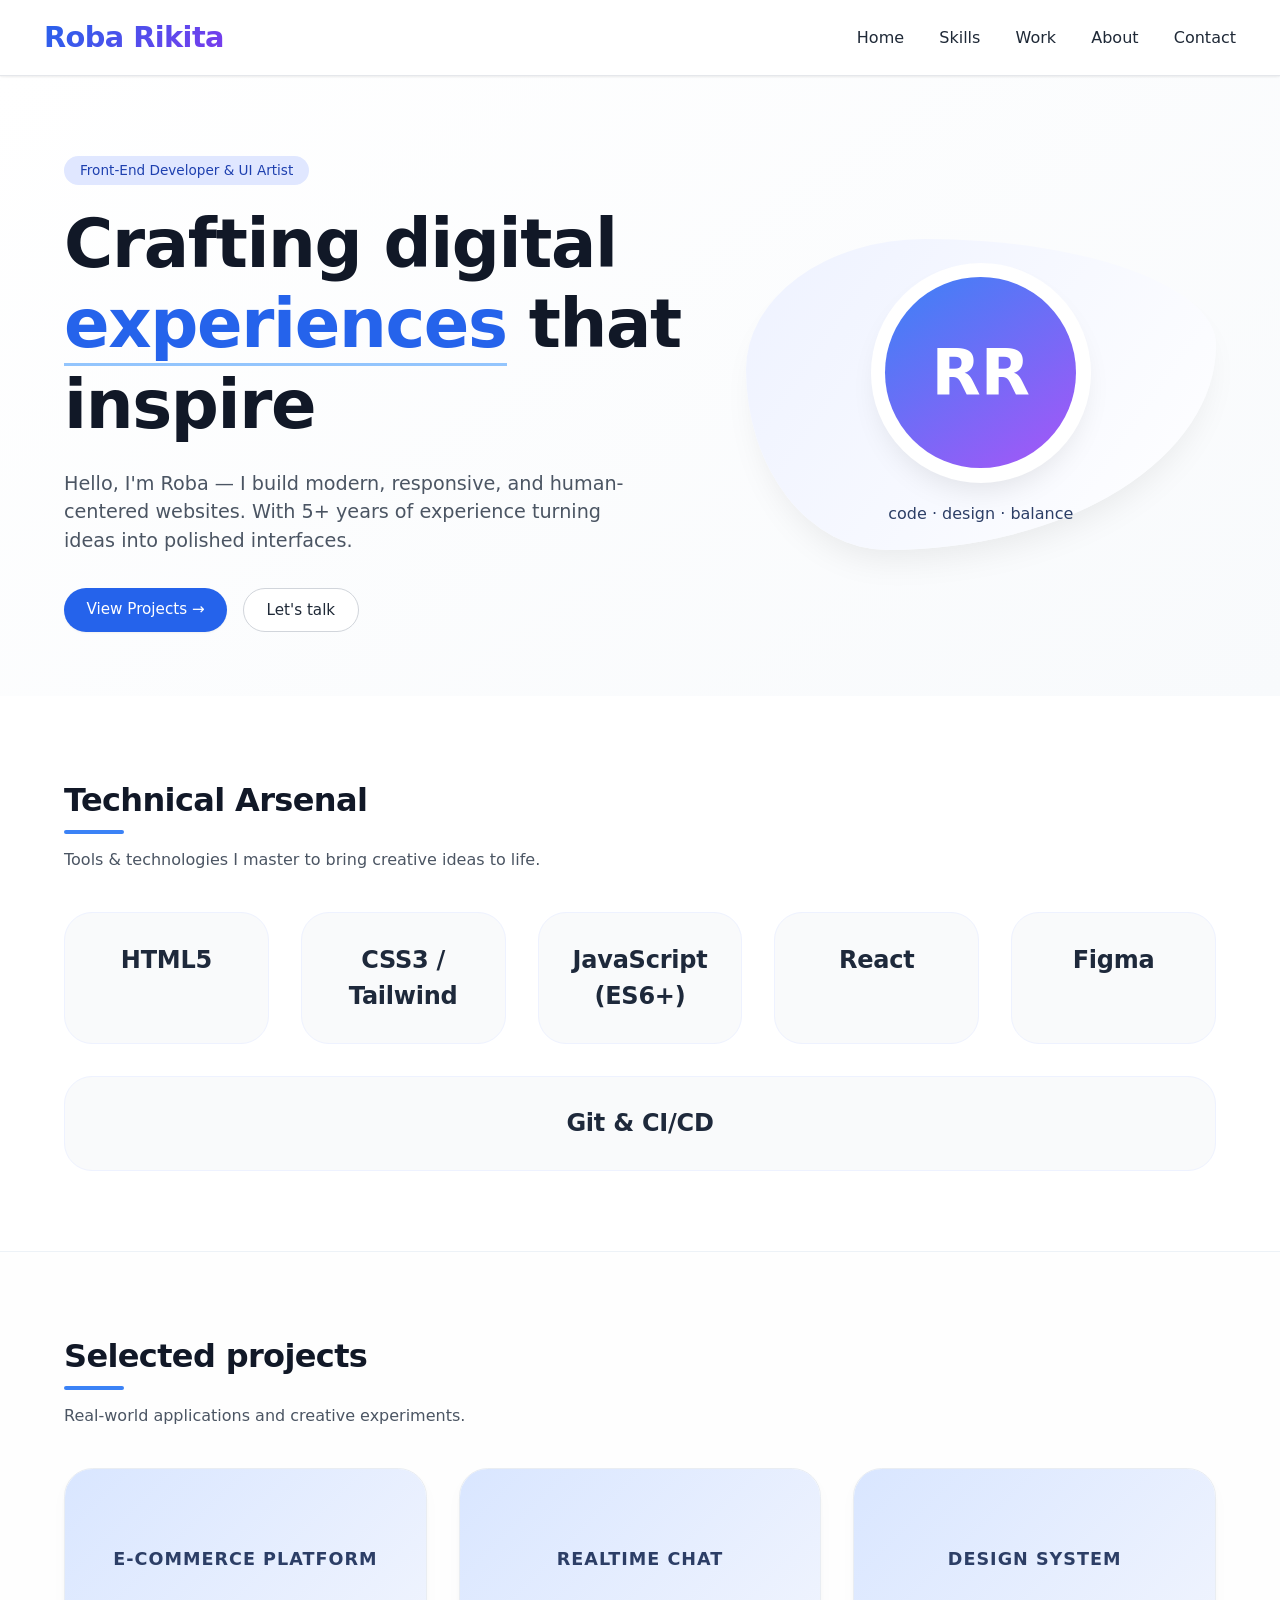
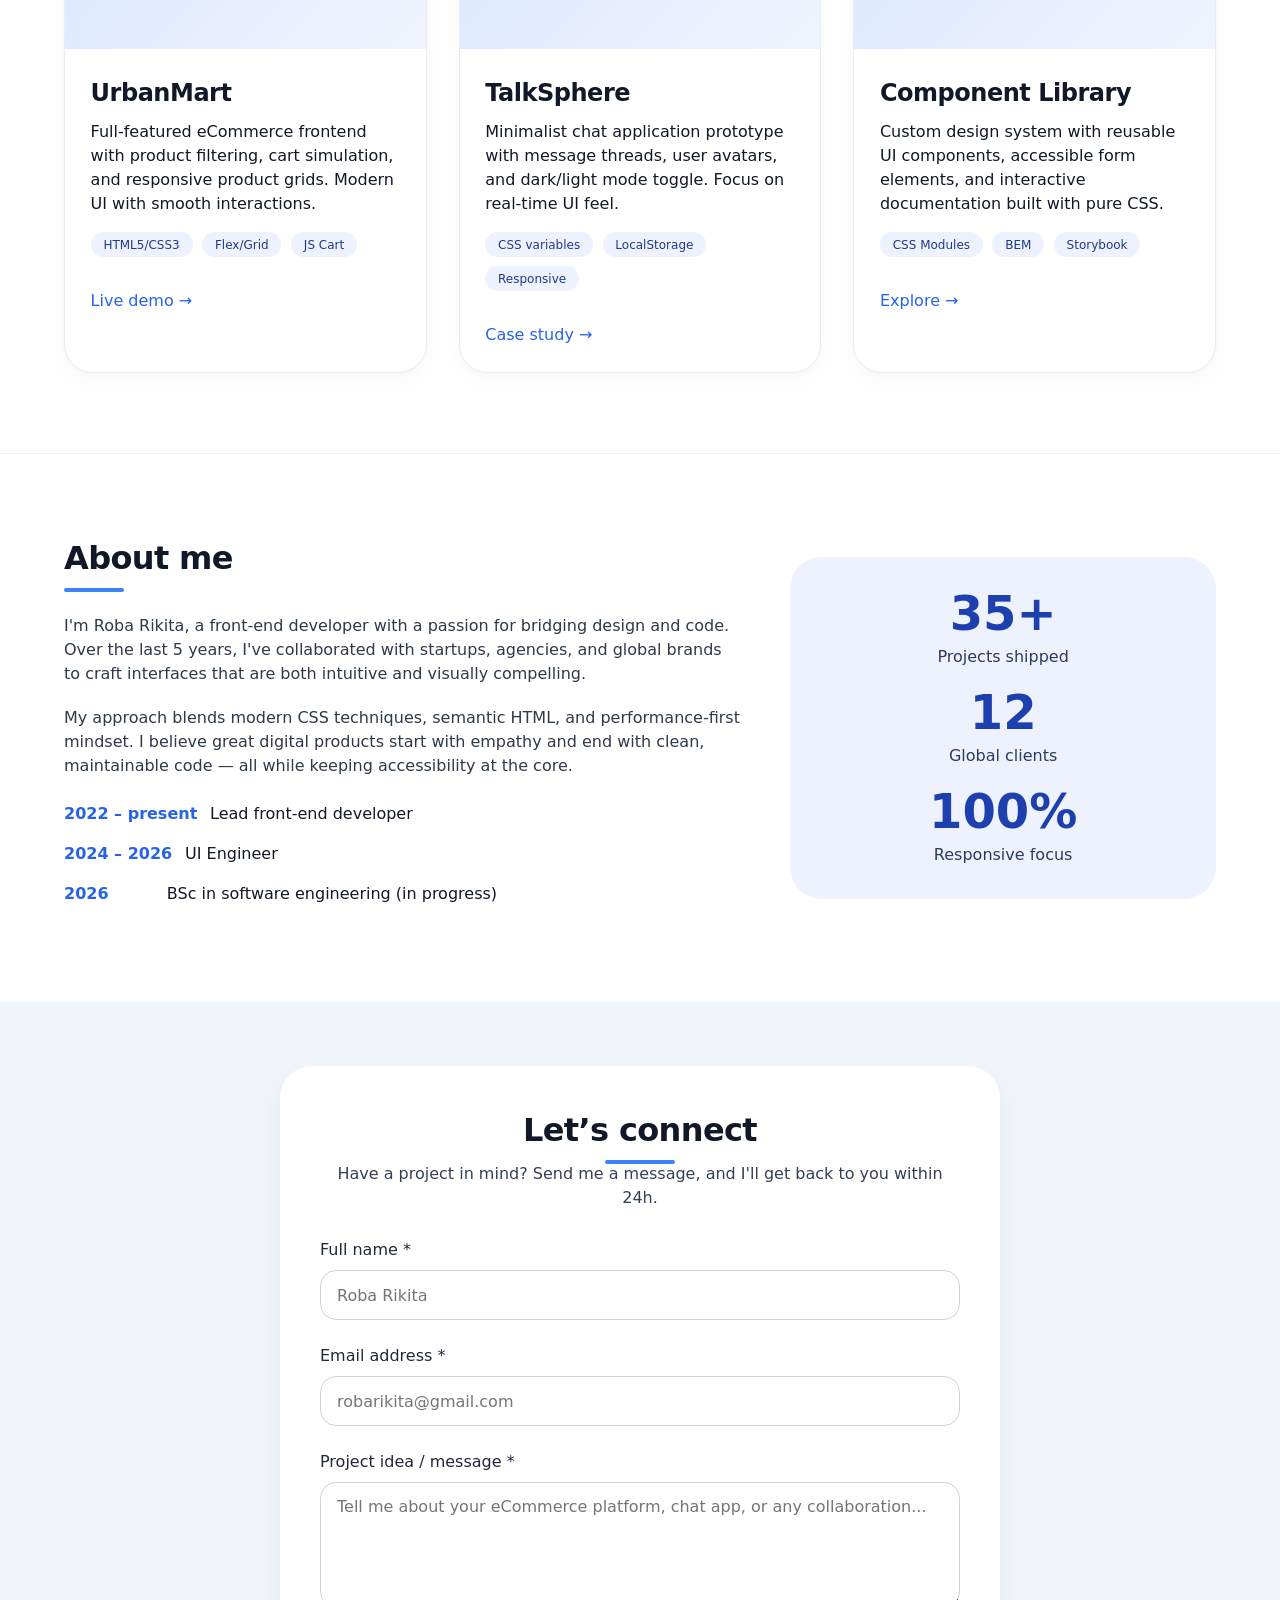
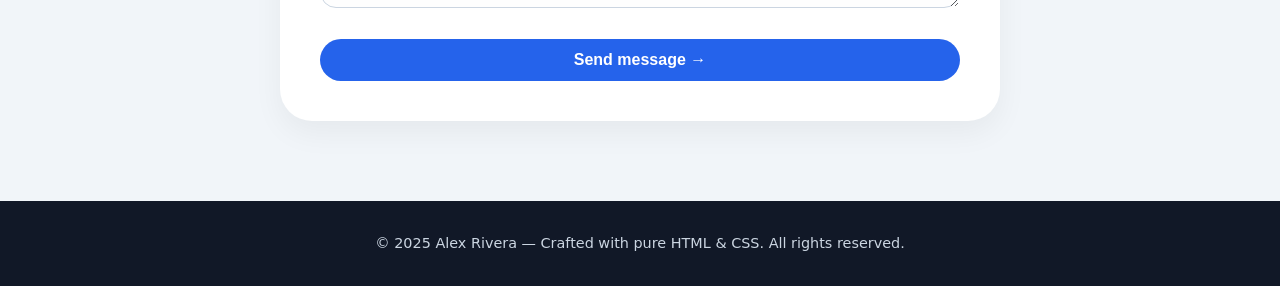
<file: portifolioooo/index.html>
<!DOCTYPE html>
<html lang="en">
<head>
  <meta charset="UTF-8">
  <meta name="viewport" content="width=device-width, initial-scale=1.0, viewport-fit=cover">
  <title>Roba Rikita | Front-End Portfolio</title>
  <!-- External CSS -->
  <link rel="stylesheet" href="/portifolioooo/style.css">
</head>
<body>

<nav class="navbar">
  <div class="nav-container">
    <div class="logo">Roba Rikita</div>
    <ul class="nav-links">
      <li><a href="#home">Home</a></li>
      <li><a href="#skills">Skills</a></li>
      <li><a href="#projects">Work</a></li>
      <li><a href="#about">About</a></li>
      <li><a href="#contact">Contact</a></li>
    </ul>
  </div>
</nav>

<main>
  <!-- Hero Section / Home -->
  <section id="home" class="hero">
    <div class="container hero-grid">
      <div class="hero-content">
        <span class="hero-badge">Front-End Developer & UI Artist</span>
        <h1>Crafting digital <span class="highlight">experiences</span> that inspire</h1>
        <p class="hero-desc">Hello, I'm Roba — I build modern, responsive, and human-centered websites. With 5+ years of experience turning ideas into polished interfaces.</p>
        <div class="btn-group">
          <a href="#projects" class="btn btn-primary">View Projects →</a>
          <a href="#contact" class="btn btn-outline">Let's talk</a>
        </div>
      </div>
      <div class="hero-visual">
        <div class="avatar-placeholder">
          <div class="avatar-inner">RR</div>
        </div>
        <p style="margin-top: 1.2rem; font-weight: 500; color:#2c3e66;">code · design · balance</p>
      </div>
    </div>
  </section>

  <!-- Skills Section - large text, no emojis -->
  <section id="skills" class="skills-section">
    <div class="container">
      <h2>Technical Arsenal</h2>
      <p class="section-subtitle">Tools & technologies I master to bring creative ideas to life.</p>
      <div class="skills-grid">
        <div class="skill-card"><div class="skill-name">HTML5</div></div>
        <div class="skill-card"><div class="skill-name">CSS3 / Tailwind</div></div>
        <div class="skill-card"><div class="skill-name">JavaScript (ES6+)</div></div>
        <div class="skill-card"><div class="skill-name">React</div></div>
        <div class="skill-card"><div class="skill-name">Figma</div></div>
        <div class="skill-card"><div class="skill-name">Git & CI/CD</div></div>
      </div>
    </div>
  </section>

  <!-- Projects Section - eCommerce & Chat App -->
  <section id="projects" class="projects-section">
    <div class="container">
      <h2>Selected projects</h2>
      <p class="section-subtitle">Real-world applications and creative experiments.</p>
      <div class="projects-grid">
        <!-- Project 1: eCommerce platform -->
        <div class="project-card">
          <div class="project-img">E-COMMERCE PLATFORM</div>
          <div class="project-info">
            <h3>UrbanMart</h3>
            <p>Full-featured eCommerce frontend with product filtering, cart simulation, and responsive product grids. Modern UI with smooth interactions.</p>
            <div class="project-tags"><span class="tag">HTML5/CSS3</span><span class="tag">Flex/Grid</span><span class="tag">JS Cart</span></div>
            <a href="#" class="project-link">Live demo →</a>
          </div>
        </div>
        <!-- Project 2: Chat App -->
        <div class="project-card">
          <div class="project-img">REALTIME CHAT</div>
          <div class="project-info">
            <h3>TalkSphere</h3>
            <p>Minimalist chat application prototype with message threads, user avatars, and dark/light mode toggle. Focus on real-time UI feel.</p>
            <div class="project-tags"><span class="tag">CSS variables</span><span class="tag">LocalStorage</span><span class="tag">Responsive</span></div>
            <a href="#" class="project-link">Case study →</a>
          </div>
        </div>
        <!-- Project 3: Design System -->
        <div class="project-card">
          <div class="project-img">DESIGN SYSTEM</div>
          <div class="project-info">
            <h3>Component Library</h3>
            <p>Custom design system with reusable UI components, accessible form elements, and interactive documentation built with pure CSS.</p>
            <div class="project-tags"><span class="tag">CSS Modules</span><span class="tag">BEM</span><span class="tag">Storybook</span></div>
            <a href="#" class="project-link">Explore →</a>
          </div>
        </div>
      </div>
    </div>
  </section>

  <!-- About + Experience -->
  <section id="about" class="about-section">
    <div class="container about-content">
      <div class="about-text">
        <h2>About me</h2>
        <p>I'm Roba Rikita, a front-end developer with a passion for bridging design and code. Over the last 5 years, I've collaborated with startups, agencies, and global brands to craft interfaces that are both intuitive and visually compelling.</p>
        <p>My approach blends modern CSS techniques, semantic HTML, and performance-first mindset. I believe great digital products start with empathy and end with clean, maintainable code — all while keeping accessibility at the core.</p>
        <ul class="exp-list">
          <li><span class="exp-year">2022 – present</span> Lead front-end developer</li>
          <li><span class="exp-year">2024 – 2026</span> UI Engineer </li>
          <li><span class="exp-year">2026</span> BSc in software engineering (in progress)</li>
        </ul>
      </div>
      <div class="about-stats">
        <div class="stat-number">35+</div>
        <div class="stat-label">Projects shipped</div>
        <div class="stat-number" style="margin-top: 1.2rem;">12</div>
        <div class="stat-label">Global clients</div>
        <div class="stat-number" style="margin-top: 1.2rem;">100%</div>
        <div class="stat-label">Responsive focus</div>
      </div>
    </div>
  </section>

  <!-- Contact Section - Form -->
  <section id="contact" class="contact-section">
    <div class="container">
      <div class="form-card">
        <h2>Let’s connect</h2>
        <p style="margin-bottom: 1.8rem; text-align: center; color: #334155;">Have a project in mind? Send me a message, and I'll get back to you within 24h.</p>
        <form action="#" method="post">
          <div class="form-group">
            <label for="name">Full name *</label>
            <input type="text" id="name" name="name" required placeholder="Roba Rikita">
          </div>
          <div class="form-group">
            <label for="email">Email address *</label>
            <input type="email" id="email" name="email" required placeholder="robarikita@gmail.com">
          </div>
          <div class="form-group">
            <label for="project">Project idea / message *</label>
            <textarea id="project" name="message" rows="5" required placeholder="Tell me about your eCommerce platform, chat app, or any collaboration..."></textarea>
          </div>
          <button type="submit" class="btn btn-submit">Send message →</button>
        </form>
      </div>
    </div>
  </section>
</main>

<footer>
  <div class="container">
    <p>© 2025 Alex Rivera — Crafted with pure HTML & CSS. All rights reserved.</p>
  </div>
</footer>

</body>
</html>
</file>
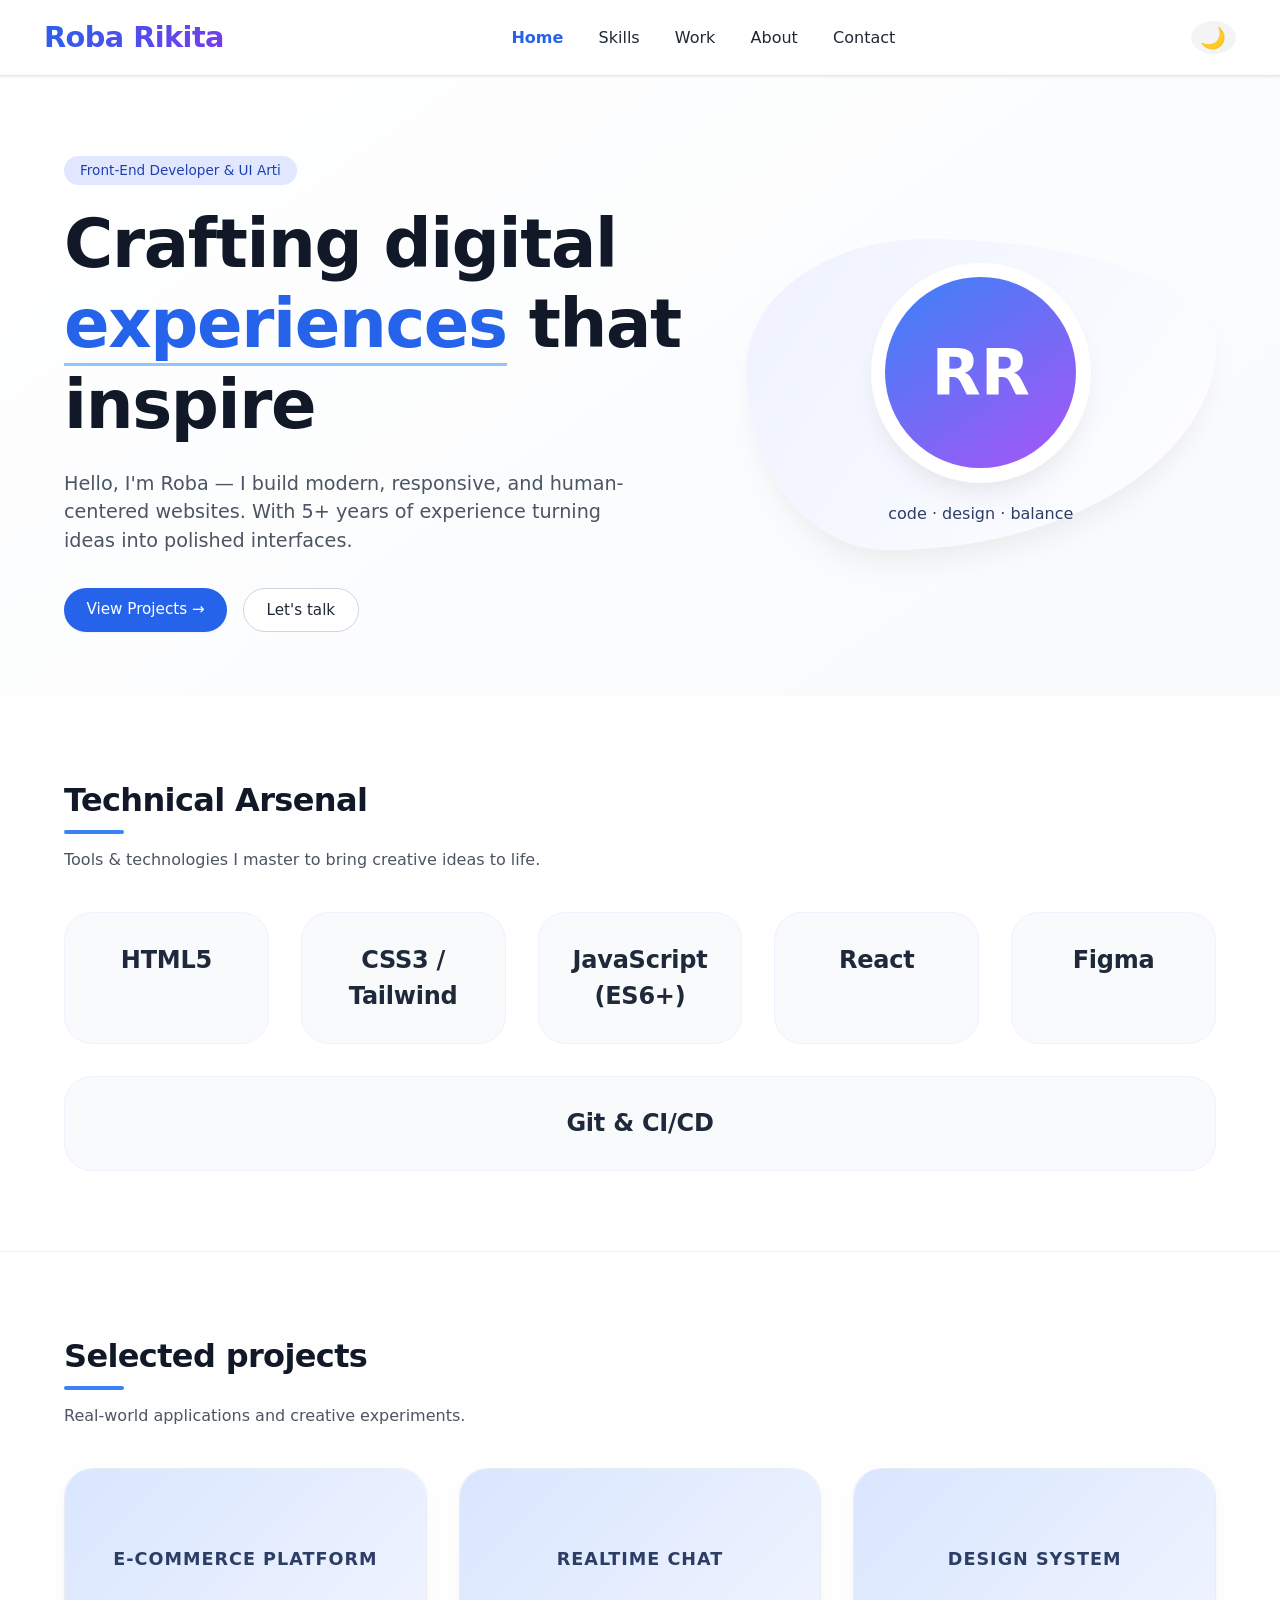
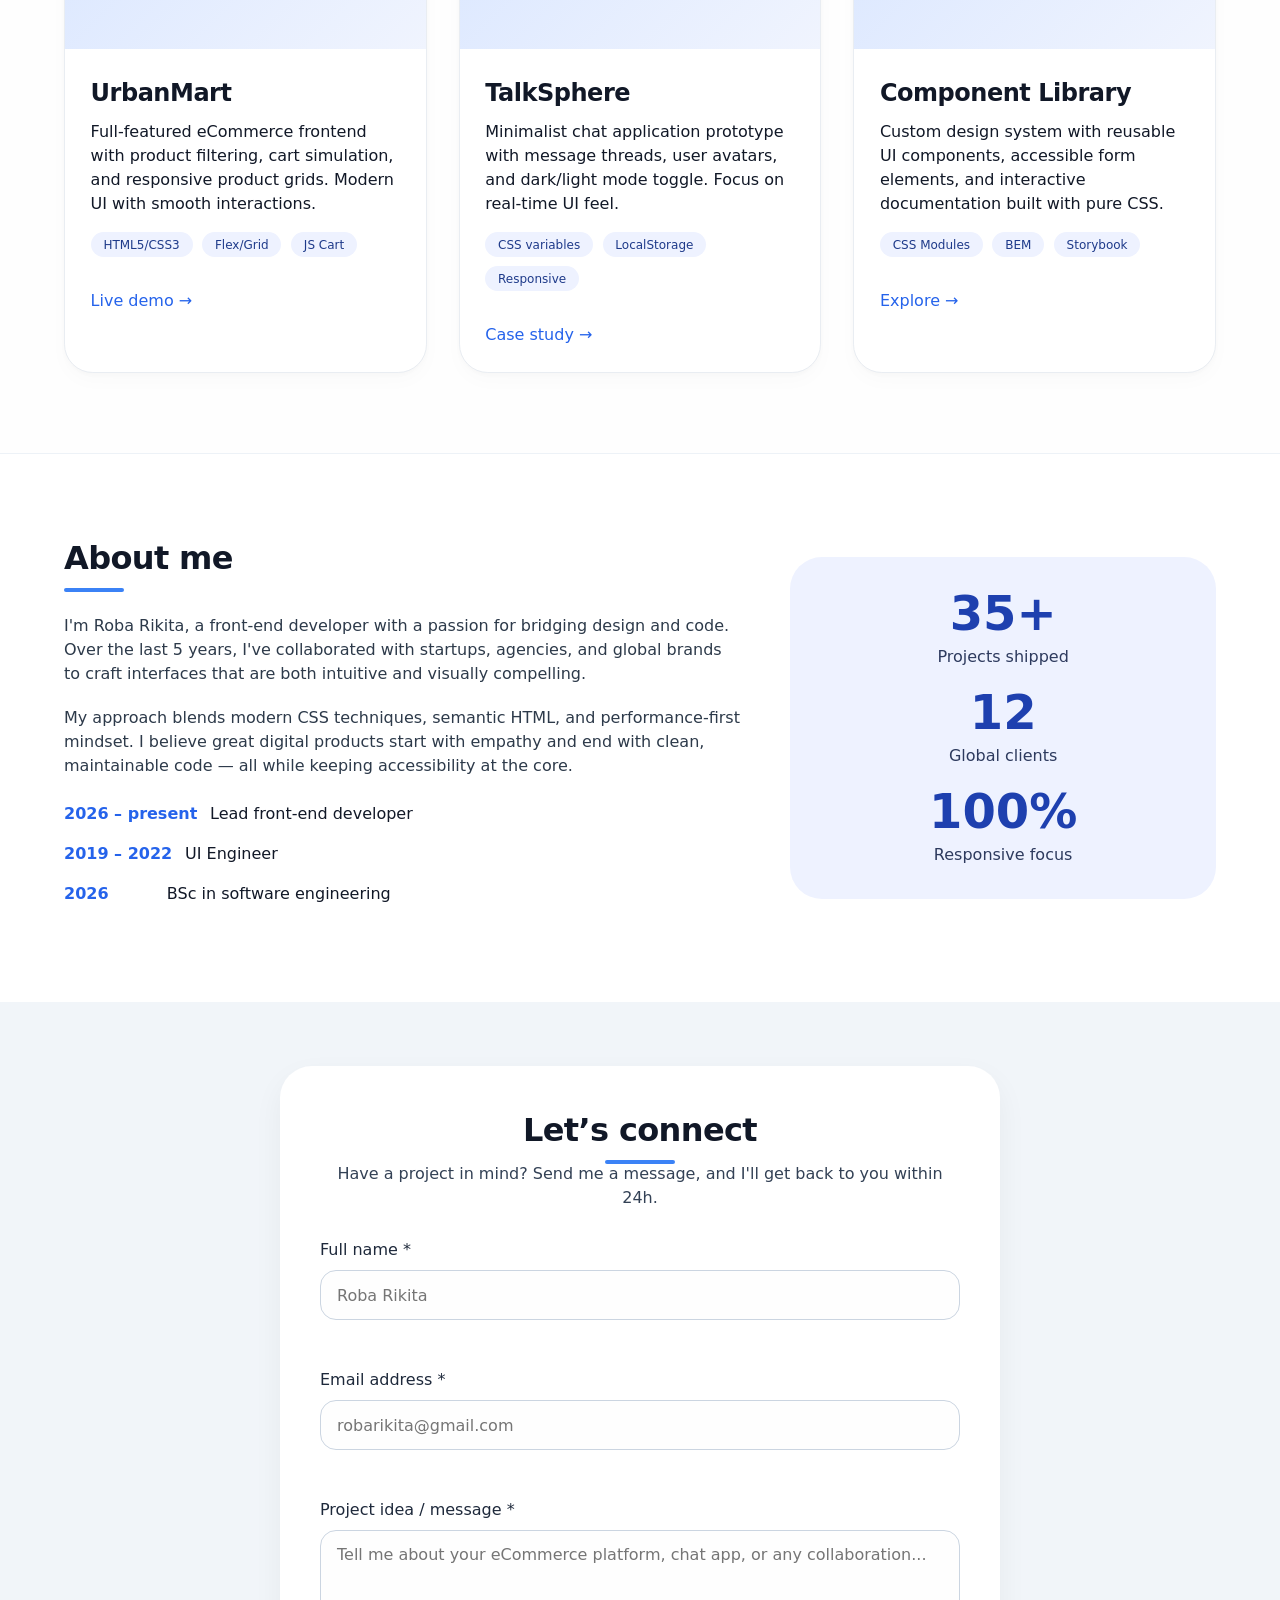
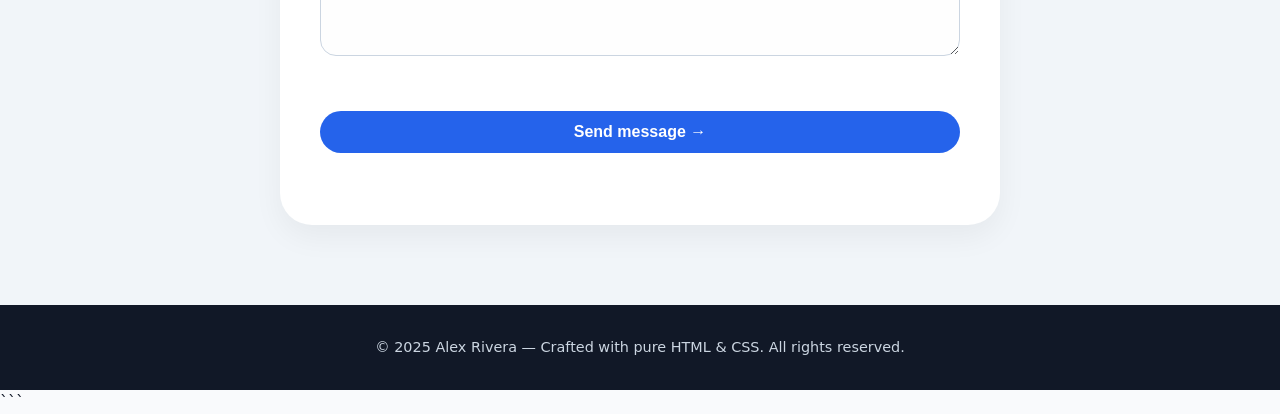
<file: portifolioUsingHTMLandCSSandJS/index.html>
<!DOCTYPE html>
<html lang="en">
<head>
  <meta charset="UTF-8">
  <meta name="viewport" content="width=device-width, initial-scale=1.0, viewport-fit=cover">
  <title>Roba Rikita | Front-End Portfolio</title>
  <!-- External CSS -->
  <link rel="stylesheet" href="/portifolioUsingHTMLandCSSandJS/style.css">
</head>
<body>

<nav class="navbar">
  <div class="nav-container">
    <div class="logo">Roba Rikita</div>
    <ul class="nav-links">
      <li><a href="#home">Home</a></li>
      <li><a href="#skills">Skills</a></li>
      <li><a href="#projects">Work</a></li>
      <li><a href="#about">About</a></li>
      <li><a href="#contact">Contact</a></li>
    </ul>
  </div>
</nav>

<main>
  <!-- Hero Section / Home -->
  <section id="home" class="hero">
    <div class="container hero-grid">
      <div class="hero-content">
        <span class="hero-badge">Front-End Developer & UI Artist</span>
        <h1>Crafting digital <span class="highlight">experiences</span> that inspire</h1>
        <p class="hero-desc">Hello, I'm Roba — I build modern, responsive, and human-centered websites. With 5+ years of experience turning ideas into polished interfaces.</p>
        <div class="btn-group">
          <a href="#projects" class="btn btn-primary">View Projects →</a>
          <a href="#contact" class="btn btn-outline">Let's talk</a>
        </div>
      </div>
      <div class="hero-visual">
        <div class="avatar-placeholder">
          <div class="avatar-inner">RR</div>
        </div>
        <p style="margin-top: 1.2rem; font-weight: 500; color:#2c3e66;">code · design · balance</p>
      </div>
    </div>
  </section>

  <!-- Skills Section - large text, no emojis -->
  <section id="skills" class="skills-section">
    <div class="container">
      <h2>Technical Arsenal</h2>
      <p class="section-subtitle">Tools & technologies I master to bring creative ideas to life.</p>
      <div class="skills-grid">
        <div class="skill-card"><div class="skill-name">HTML5</div></div>
        <div class="skill-card"><div class="skill-name">CSS3 / Tailwind</div></div>
        <div class="skill-card"><div class="skill-name">JavaScript (ES6+)</div></div>
        <div class="skill-card"><div class="skill-name">React</div></div>
        <div class="skill-card"><div class="skill-name">Figma</div></div>
        <div class="skill-card"><div class="skill-name">Git & CI/CD</div></div>
      </div>
    </div>
  </section>

  <!-- Projects Section - eCommerce & Chat App -->
  <section id="projects" class="projects-section">
    <div class="container">
      <h2>Selected projects</h2>
      <p class="section-subtitle">Real-world applications and creative experiments.</p>
      <div class="projects-grid">
        <!-- Project 1: eCommerce platform -->
        <div class="project-card">
          <div class="project-img">E-COMMERCE PLATFORM</div>
          <div class="project-info">
            <h3>UrbanMart</h3>
            <p>Full-featured eCommerce frontend with product filtering, cart simulation, and responsive product grids. Modern UI with smooth interactions.</p>
            <div class="project-tags"><span class="tag">HTML5/CSS3</span><span class="tag">Flex/Grid</span><span class="tag">JS Cart</span></div>
            <a href="#" class="project-link" data-project="UrbanMart">Live demo →</a>
          </div>
        </div>
        <!-- Project 2: Chat App -->
        <div class="project-card">
          <div class="project-img">REALTIME CHAT</div>
          <div class="project-info">
            <h3>TalkSphere</h3>
            <p>Minimalist chat application prototype with message threads, user avatars, and dark/light mode toggle. Focus on real-time UI feel.</p>
            <div class="project-tags"><span class="tag">CSS variables</span><span class="tag">LocalStorage</span><span class="tag">Responsive</span></div>
            <a href="#" class="project-link" data-project="TalkSphere">Case study →</a>
          </div>
        </div>
        <!-- Project 3: Design System -->
        <div class="project-card">
          <div class="project-img">DESIGN SYSTEM</div>
          <div class="project-info">
            <h3>Component Library</h3>
            <p>Custom design system with reusable UI components, accessible form elements, and interactive documentation built with pure CSS.</p>
            <div class="project-tags"><span class="tag">CSS Modules</span><span class="tag">BEM</span><span class="tag">Storybook</span></div>
            <a href="#" class="project-link" data-project="Component Library">Explore →</a>
          </div>
        </div>
      </div>
    </div>
  </section>

  <!-- About + Experience -->
  <section id="about" class="about-section">
    <div class="container about-content">
      <div class="about-text">
        <h2>About me</h2>
        <p>I'm Roba Rikita, a front-end developer with a passion for bridging design and code. Over the last 5 years, I've collaborated with startups, agencies, and global brands to craft interfaces that are both intuitive and visually compelling.</p>
        <p>My approach blends modern CSS techniques, semantic HTML, and performance-first mindset. I believe great digital products start with empathy and end with clean, maintainable code — all while keeping accessibility at the core.</p>
        <ul class="exp-list">
          <li><span class="exp-year">2026 – present</span> Lead front-end developer</li>
          <li><span class="exp-year">2019 – 2022</span> UI Engineer </li>
          <li><span class="exp-year">2026</span> BSc in software engineering </li>
        </ul>
      </div>
      <div class="about-stats">
        <div class="stat-number">35+</div>
        <div class="stat-label">Projects shipped</div>
        <div class="stat-number" style="margin-top: 1.2rem;">12</div>
        <div class="stat-label">Global clients</div>
        <div class="stat-number" style="margin-top: 1.2rem;">100%</div>
        <div class="stat-label">Responsive focus</div>
      </div>
    </div>
  </section>

  <!-- Contact Section - Form -->
  <section id="contact" class="contact-section">
    <div class="container">
      <div class="form-card">
        <h2>Let’s connect</h2>
        <p style="margin-bottom: 1.8rem; text-align: center; color: #334155;">Have a project in mind? Send me a message, and I'll get back to you within 24h.</p>
        <form id="contactForm" action="#" method="post">
          <div class="form-group">
            <label for="name">Full name *</label>
            <input type="text" id="name" name="name" required placeholder="Roba Rikita">
            <small class="error-message" id="nameError"></small>
          </div>
          <div class="form-group">
            <label for="email">Email address *</label>
            <input type="email" id="email" name="email" required placeholder="robarikita@gmail.com">
            <small class="error-message" id="emailError"></small>
          </div>
          <div class="form-group">
            <label for="project">Project idea / message *</label>
            <textarea id="project" name="message" rows="5" required placeholder="Tell me about your eCommerce platform, chat app, or any collaboration..."></textarea>
            <small class="error-message" id="messageError"></small>
          </div>
          <button type="submit" class="btn btn-submit" id="submitBtn">Send message →</button>
          <div id="formStatus" class="form-status"></div>
        </form>
      </div>
    </div>
  </section>
</main>

<footer>
  <div class="container">
    <p>© 2025 Alex Rivera — Crafted with pure HTML & CSS. All rights reserved.</p>
  </div>
</footer>

<!-- External JavaScript -->
<script src="/portifolioUsingHTMLandCSSandJS/script.js"></script>
</body>
</html>
```
</file>
<file: portifolioooo/style.css>
* {
  margin: 0;
  padding: 0;
  box-sizing: border-box;
}

body {
  background: #f9fafc;
  font-family: system-ui, 'Segoe UI', 'Inter', -apple-system, BlinkMacSystemFont, 'Roboto', sans-serif;
  color: #111827;
  line-height: 1.5;
  scroll-behavior: smooth;
}

/* Typography scale */
h1, h2, h3 {
  font-weight: 600;
  letter-spacing: -0.02em;
}

h1 {
  font-size: clamp(2.8rem, 8vw, 4.2rem);
  line-height: 1.2;
}

h2 {
  font-size: 2rem;
  margin-bottom: 2rem;
  position: relative;
  display: inline-block;
}

h2:after {
  content: '';
  position: absolute;
  left: 0;
  bottom: -10px;
  width: 60px;
  height: 4px;
  background: #3b82f6;
  border-radius: 4px;
}

.section-subtitle {
  color: #4b5563;
  max-width: 680px;
  margin-top: -0.5rem;
  margin-bottom: 2.5rem;
}

/* Layout containers */
.container {
  max-width: 1200px;
  margin: 0 auto;
  padding: 0 1.5rem;
}

/* Navigation */
.navbar {
  background: rgba(255, 255, 255, 0.96);
  backdrop-filter: blur(8px);
  box-shadow: 0 1px 3px rgba(0,0,0,0.03), 0 1px 2px rgba(0,0,0,0.05);
  position: sticky;
  top: 0;
  z-index: 100;
  border-bottom: 1px solid #e5e7eb;
}

.nav-container {
  display: flex;
  justify-content: space-between;
  align-items: center;
  padding: 1rem 1.5rem;
  max-width: 1240px;
  margin: 0 auto;
}

.logo {
  font-size: 1.8rem;
  font-weight: 700;
  background: linear-gradient(135deg, #2563eb, #7c3aed);
  background-clip: text;
  -webkit-background-clip: text;
  color: transparent;
  letter-spacing: -0.02em;
}

.nav-links {
  display: flex;
  gap: 2.2rem;
  list-style: none;
}

.nav-links a {
  text-decoration: none;
  font-weight: 500;
  color: #1f2937;
  transition: color 0.2s ease;
  font-size: 1rem;
}

.nav-links a:hover {
  color: #2563eb;
}

/* Buttons */
.btn {
  display: inline-block;
  background: #ffffff;
  border: 1px solid #d1d5db;
  padding: 0.6rem 1.4rem;
  border-radius: 40px;
  font-weight: 500;
  text-decoration: none;
  color: #1f2937;
  transition: all 0.2s ease;
  font-size: 0.95rem;
}

.btn-primary {
  background: #2563eb;
  border: none;
  color: white;
  box-shadow: 0 1px 2px rgba(0,0,0,0.05);
}

.btn-primary:hover {
  background: #1d4ed8;
  transform: translateY(-2px);
  box-shadow: 0 8px 20px rgba(37,99,235,0.2);
}

.btn-outline:hover {
  background: #f3f4f6;
  border-color: #9ca3af;
  transform: translateY(-1px);
}

.btn-submit {
  background: #2563eb;
  color: white;
  border: none;
  padding: 0.75rem 2rem;
  font-weight: 600;
  cursor: pointer;
  width: 100%;
  font-size: 1rem;
  border-radius: 40px;
  transition: all 0.2s ease;
}

.btn-submit:hover {
  background: #1d4ed8;
  transform: translateY(-2px);
  box-shadow: 0 8px 20px rgba(37,99,235,0.2);
}

/* Hero section */
.hero {
  padding: 5rem 0 4rem 0;
  background: linear-gradient(145deg, #ffffff 0%, #f8fafc 100%);
}

.hero-grid {
  display: flex;
  flex-wrap: wrap;
  align-items: center;
  justify-content: space-between;
  gap: 3rem;
}

.hero-content {
  flex: 1.2;
  min-width: 260px;
}

.hero-badge {
  background: #e0e7ff;
  color: #1e40af;
  padding: 0.25rem 1rem;
  border-radius: 30px;
  font-size: 0.85rem;
  font-weight: 500;
  display: inline-block;
  margin-bottom: 1.2rem;
}

.hero-content h1 {
  margin-bottom: 1.2rem;
}

.highlight {
  color: #2563eb;
  border-bottom: 3px solid #93c5fd;
}

.hero-desc {
  font-size: 1.2rem;
  color: #4b5563;
  margin: 1.5rem 0 2rem;
  max-width: 560px;
}

.btn-group {
  display: flex;
  flex-wrap: wrap;
  gap: 1rem;
}

.hero-visual {
  flex: 0.8;
  background: linear-gradient(125deg, #eef2ff, #ffffff);
  border-radius: 38% 62% 70% 30% / 42% 34% 66% 58%;
  padding: 1.5rem;
  text-align: center;
  min-width: 240px;
  box-shadow: 0 20px 35px -12px rgba(0,0,0,0.08);
}

.avatar-placeholder {
  background: #fff;
  width: 220px;
  height: 220px;
  margin: 0 auto;
  border-radius: 50%;
  display: flex;
  align-items: center;
  justify-content: center;
  box-shadow: 0 15px 30px -10px rgba(0,0,0,0.1);
  border: 4px solid white;
}

.avatar-inner {
  background: linear-gradient(145deg, #3b82f6, #a855f7);
  width: 90%;
  height: 90%;
  border-radius: 50%;
  display: flex;
  align-items: center;
  justify-content: center;
  font-size: 4rem;
  font-weight: 600;
  color: white;
}

/* Skills Section - larger text, no emojis */
.skills-section {
  padding: 5rem 0;
  background: white;
}

.skills-grid {
  display: flex;
  flex-wrap: wrap;
  gap: 2rem;
  justify-content: center;
  margin-top: 2rem;
}

.skill-card {
  background: #f9fafb;
  border-radius: 28px;
  padding: 1.8rem 2rem;
  flex: 1 1 160px;
  text-align: center;
  transition: all 0.25s ease;
  border: 1px solid #eef2ff;
}

.skill-card:hover {
  transform: translateY(-6px);
  background: white;
  box-shadow: 0 20px 25px -12px rgba(0,0,0,0.08);
  border-color: #cbd5e1;
}

.skill-name {
  font-weight: 700;
  font-size: 1.5rem;
  letter-spacing: -0.01em;
  color: #1e293b;
}

/* Projects Section */
.projects-section {
  background: #fefefe;
  padding: 5rem 0;
  border-top: 1px solid #edf2f7;
  border-bottom: 1px solid #edf2f7;
}

.projects-grid {
  display: flex;
  flex-wrap: wrap;
  gap: 2rem;
  margin-top: 1rem;
}

.project-card {
  background: white;
  border-radius: 1.8rem;
  overflow: hidden;
  flex: 1 1 300px;
  box-shadow: 0 8px 20px rgba(0,0,0,0.02), 0 2px 4px rgba(0,0,0,0.02);
  transition: all 0.3s cubic-bezier(0.2, 0, 0, 1);
  border: 1px solid #e9edf2;
}

.project-card:hover {
  transform: scale(1.01);
  box-shadow: 0 24px 36px -14px rgba(0,0,0,0.12);
  border-color: #cbdffc;
}

.project-img {
  background: linear-gradient(135deg, #d9e6ff, #f0f4fe);
  height: 180px;
  display: flex;
  align-items: center;
  justify-content: center;
  font-weight: 600;
  font-size: 1.1rem;
  color: #2c3e66;
  text-transform: uppercase;
  letter-spacing: 1px;
}

.project-info {
  padding: 1.6rem;
}

.project-info h3 {
  font-size: 1.5rem;
  margin-bottom: 0.6rem;
}

.project-tags {
  display: flex;
  flex-wrap: wrap;
  gap: 0.6rem;
  margin: 1rem 0;
}

.tag {
  background: #eef2ff;
  padding: 0.2rem 0.8rem;
  border-radius: 30px;
  font-size: 0.75rem;
  font-weight: 500;
  color: #1e3a8a;
}

.project-link {
  margin-top: 1rem;
  display: inline-flex;
  align-items: center;
  gap: 0.4rem;
  font-weight: 500;
  color: #2563eb;
  text-decoration: none;
  transition: gap 0.2s ease;
}

.project-link:hover {
  gap: 0.6rem;
}

/* About section */
.about-section {
  padding: 5rem 0;
  background: #ffffff;
}

.about-content {
  display: flex;
  flex-wrap: wrap;
  gap: 3rem;
  align-items: center;
}

.about-text {
  flex: 1.5;
}

.about-text p {
  margin-bottom: 1.2rem;
  color: #2d3a4a;
}

.exp-list {
  margin-top: 1.5rem;
  list-style: none;
}

.exp-list li {
  margin-bottom: 1rem;
  display: flex;
  gap: 0.8rem;
  align-items: baseline;
}

.exp-year {
  font-weight: 600;
  min-width: 90px;
  color: #2563eb;
}

.about-stats {
  flex: 0.8;
  background: #eef2ff;
  border-radius: 2rem;
  padding: 2rem;
  text-align: center;
  min-width: 200px;
}

.stat-number {
  font-size: 3rem;
  font-weight: 800;
  color: #1e40af;
  line-height: 1;
}

.stat-label {
  font-weight: 500;
  color: #2d3a5e;
  margin-top: 0.5rem;
}

/* Contact Form Section */
.contact-section {
  padding: 4rem 0 5rem;
  background: #f1f5f9;
}

.form-card {
  background: white;
  max-width: 720px;
  margin: 0 auto;
  padding: 2.5rem;
  border-radius: 2rem;
  box-shadow: 0 12px 30px rgba(0,0,0,0.05);
}

.form-card h2 {
  margin-bottom: 0.5rem;
  text-align: center;
  display: block;
}

.form-card h2:after {
  left: 50%;
  transform: translateX(-50%);
  width: 70px;
}

.form-group {
  margin-bottom: 1.5rem;
  text-align: left;
}

.form-group label {
  display: block;
  font-weight: 500;
  margin-bottom: 0.5rem;
  color: #1e293b;
}

.form-group input,
.form-group textarea {
  width: 100%;
  padding: 0.9rem 1rem;
  border: 1px solid #cbd5e1;
  border-radius: 1rem;
  font-family: inherit;
  font-size: 1rem;
  transition: border 0.2s, box-shadow 0.2s;
  background: #fefefe;
}

.form-group input:focus,
.form-group textarea:focus {
  outline: none;
  border-color: #3b82f6;
  box-shadow: 0 0 0 3px rgba(59,130,246,0.2);
}

.note-text {
  font-size: 0.8rem;
  text-align: center;
  margin-top: 1rem;
  color: #4b5563;
}

/* Footer */
footer {
  background: #111827;
  color: #cbd5e1;
  padding: 2rem 0;
  text-align: center;
  font-size: 0.9rem;
}

/* Responsive Design */
@media (max-width: 800px) {
  .nav-container {
    flex-direction: column;
    gap: 0.8rem;
  }

  .hero-grid {
    flex-direction: column-reverse;
    text-align: center;
  }

  .btn-group {
    justify-content: center;
  }

  .section-subtitle {
    margin-left: auto;
    margin-right: auto;
  }

  h2:after {
    left: 50%;
    transform: translateX(-50%);
  }

  .about-content {
    text-align: center;
    flex-direction: column;
  }

  .exp-list li {
    justify-content: center;
    flex-wrap: wrap;
  }

  .skills-grid {
    justify-content: center;
  }

  .hero-visual {
    margin-top: 1rem;
  }

  .form-card {
    padding: 1.8rem;
  }
}

@media (max-width: 480px) {
  .nav-links {
    gap: 1.2rem;
    flex-wrap: wrap;
    justify-content: center;
  }

  .skill-name {
    font-size: 1.2rem;
  }

  .skill-card {
    padding: 1.2rem 1rem;
  }

  .project-img {
    font-size: 0.9rem;
  }

  .about-stats {
    padding: 1.5rem;
  }

  .stat-number {
    font-size: 2.5rem;
  }
}
</file>
<file: portifolioUsingHTMLandCSSandJS/style.css>
/* ===== PORTFOLIO CSS - styles.css ===== */
/* Complete styling for Alex Rivera portfolio website */

* {
  margin: 0;
  padding: 0;
  box-sizing: border-box;
}

body {
  background: #f9fafc;
  font-family: system-ui, 'Segoe UI', 'Inter', -apple-system, BlinkMacSystemFont, 'Roboto', sans-serif;
  color: #111827;
  line-height: 1.5;
  scroll-behavior: smooth;
}

/* Typography scale */
h1, h2, h3 {
  font-weight: 600;
  letter-spacing: -0.02em;
}

h1 {
  font-size: clamp(2.8rem, 8vw, 4.2rem);
  line-height: 1.2;
}

h2 {
  font-size: 2rem;
  margin-bottom: 2rem;
  position: relative;
  display: inline-block;
}

h2:after {
  content: '';
  position: absolute;
  left: 0;
  bottom: -10px;
  width: 60px;
  height: 4px;
  background: #3b82f6;
  border-radius: 4px;
}

.section-subtitle {
  color: #4b5563;
  max-width: 680px;
  margin-top: -0.5rem;
  margin-bottom: 2.5rem;
}

/* Layout containers */
.container {
  max-width: 1200px;
  margin: 0 auto;
  padding: 0 1.5rem;
}

/* Navigation */
.navbar {
  background: rgba(255, 255, 255, 0.96);
  backdrop-filter: blur(8px);
  box-shadow: 0 1px 3px rgba(0,0,0,0.03), 0 1px 2px rgba(0,0,0,0.05);
  position: sticky;
  top: 0;
  z-index: 100;
  border-bottom: 1px solid #e5e7eb;
}

.nav-container {
  display: flex;
  justify-content: space-between;
  align-items: center;
  padding: 1rem 1.5rem;
  max-width: 1240px;
  margin: 0 auto;
}

.logo {
  font-size: 1.8rem;
  font-weight: 700;
  background: linear-gradient(135deg, #2563eb, #7c3aed);
  background-clip: text;
  -webkit-background-clip: text;
  color: transparent;
  letter-spacing: -0.02em;
}

.nav-links {
  display: flex;
  gap: 2.2rem;
  list-style: none;
}

.nav-links a {
  text-decoration: none;
  font-weight: 500;
  color: #1f2937;
  transition: color 0.2s ease;
  font-size: 1rem;
}

.nav-links a:hover {
  color: #2563eb;
}

/* Buttons */
.btn {
  display: inline-block;
  background: #ffffff;
  border: 1px solid #d1d5db;
  padding: 0.6rem 1.4rem;
  border-radius: 40px;
  font-weight: 500;
  text-decoration: none;
  color: #1f2937;
  transition: all 0.2s ease;
  font-size: 0.95rem;
}

.btn-primary {
  background: #2563eb;
  border: none;
  color: white;
  box-shadow: 0 1px 2px rgba(0,0,0,0.05);
}

.btn-primary:hover {
  background: #1d4ed8;
  transform: translateY(-2px);
  box-shadow: 0 8px 20px rgba(37,99,235,0.2);
}

.btn-outline:hover {
  background: #f3f4f6;
  border-color: #9ca3af;
  transform: translateY(-1px);
}

.btn-submit {
  background: #2563eb;
  color: white;
  border: none;
  padding: 0.75rem 2rem;
  font-weight: 600;
  cursor: pointer;
  width: 100%;
  font-size: 1rem;
  border-radius: 40px;
  transition: all 0.2s ease;
}

.btn-submit:hover {
  background: #1d4ed8;
  transform: translateY(-2px);
  box-shadow: 0 8px 20px rgba(37,99,235,0.2);
}

.btn-submit:disabled {
  background: #94a3b8;
  cursor: not-allowed;
  transform: none;
}

/* Hero section */
.hero {
  padding: 5rem 0 4rem 0;
  background: linear-gradient(145deg, #ffffff 0%, #f8fafc 100%);
}

.hero-grid {
  display: flex;
  flex-wrap: wrap;
  align-items: center;
  justify-content: space-between;
  gap: 3rem;
}

.hero-content {
  flex: 1.2;
  min-width: 260px;
}

.hero-badge {
  background: #e0e7ff;
  color: #1e40af;
  padding: 0.25rem 1rem;
  border-radius: 30px;
  font-size: 0.85rem;
  font-weight: 500;
  display: inline-block;
  margin-bottom: 1.2rem;
}

.hero-content h1 {
  margin-bottom: 1.2rem;
}

.highlight {
  color: #2563eb;
  border-bottom: 3px solid #93c5fd;
}

.hero-desc {
  font-size: 1.2rem;
  color: #4b5563;
  margin: 1.5rem 0 2rem;
  max-width: 560px;
}

.btn-group {
  display: flex;
  flex-wrap: wrap;
  gap: 1rem;
}

.hero-visual {
  flex: 0.8;
  background: linear-gradient(125deg, #eef2ff, #ffffff);
  border-radius: 38% 62% 70% 30% / 42% 34% 66% 58%;
  padding: 1.5rem;
  text-align: center;
  min-width: 240px;
  box-shadow: 0 20px 35px -12px rgba(0,0,0,0.08);
}

.avatar-placeholder {
  background: #fff;
  width: 220px;
  height: 220px;
  margin: 0 auto;
  border-radius: 50%;
  display: flex;
  align-items: center;
  justify-content: center;
  box-shadow: 0 15px 30px -10px rgba(0,0,0,0.1);
  border: 4px solid white;
}

.avatar-inner {
  background: linear-gradient(145deg, #3b82f6, #a855f7);
  width: 90%;
  height: 90%;
  border-radius: 50%;
  display: flex;
  align-items: center;
  justify-content: center;
  font-size: 4rem;
  font-weight: 600;
  color: white;
}

/* Skills Section - larger text, no emojis */
.skills-section {
  padding: 5rem 0;
  background: white;
}

.skills-grid {
  display: flex;
  flex-wrap: wrap;
  gap: 2rem;
  justify-content: center;
  margin-top: 2rem;
}

.skill-card {
  background: #f9fafb;
  border-radius: 28px;
  padding: 1.8rem 2rem;
  flex: 1 1 160px;
  text-align: center;
  transition: all 0.25s ease;
  border: 1px solid #eef2ff;
  cursor: pointer;
}

.skill-card:hover {
  transform: translateY(-6px);
  background: white;
  box-shadow: 0 20px 25px -12px rgba(0,0,0,0.08);
  border-color: #cbd5e1;
}

.skill-name {
  font-weight: 700;
  font-size: 1.5rem;
  letter-spacing: -0.01em;
  color: #1e293b;
}

/* Projects Section */
.projects-section {
  background: #fefefe;
  padding: 5rem 0;
  border-top: 1px solid #edf2f7;
  border-bottom: 1px solid #edf2f7;
}

.projects-grid {
  display: flex;
  flex-wrap: wrap;
  gap: 2rem;
  margin-top: 1rem;
}

.project-card {
  background: white;
  border-radius: 1.8rem;
  overflow: hidden;
  flex: 1 1 300px;
  box-shadow: 0 8px 20px rgba(0,0,0,0.02), 0 2px 4px rgba(0,0,0,0.02);
  transition: all 0.3s cubic-bezier(0.2, 0, 0, 1);
  border: 1px solid #e9edf2;
}

.project-card:hover {
  transform: scale(1.01);
  box-shadow: 0 24px 36px -14px rgba(0,0,0,0.12);
  border-color: #cbdffc;
}

.project-img {
  background: linear-gradient(135deg, #d9e6ff, #f0f4fe);
  height: 180px;
  display: flex;
  align-items: center;
  justify-content: center;
  font-weight: 600;
  font-size: 1.1rem;
  color: #2c3e66;
  text-transform: uppercase;
  letter-spacing: 1px;
}

.project-info {
  padding: 1.6rem;
}

.project-info h3 {
  font-size: 1.5rem;
  margin-bottom: 0.6rem;
}

.project-tags {
  display: flex;
  flex-wrap: wrap;
  gap: 0.6rem;
  margin: 1rem 0;
}

.tag {
  background: #eef2ff;
  padding: 0.2rem 0.8rem;
  border-radius: 30px;
  font-size: 0.75rem;
  font-weight: 500;
  color: #1e3a8a;
}

.project-link {
  margin-top: 1rem;
  display: inline-flex;
  align-items: center;
  gap: 0.4rem;
  font-weight: 500;
  color: #2563eb;
  text-decoration: none;
  transition: gap 0.2s ease;
  cursor: pointer;
}

.project-link:hover {
  gap: 0.6rem;
}

/* Toast notification */
.toast {
  position: fixed;
  bottom: 30px;
  right: 30px;
  background: #1f2937;
  color: white;
  padding: 12px 24px;
  border-radius: 50px;
  font-size: 0.9rem;
  z-index: 1000;
  animation: slideIn 0.3s ease;
  box-shadow: 0 10px 25px -5px rgba(0,0,0,0.1);
}

@keyframes slideIn {
  from {
    transform: translateX(100%);
    opacity: 0;
  }
  to {
    transform: translateX(0);
    opacity: 1;
  }
}

/* About section */
.about-section {
  padding: 5rem 0;
  background: #ffffff;
}

.about-content {
  display: flex;
  flex-wrap: wrap;
  gap: 3rem;
  align-items: center;
}

.about-text {
  flex: 1.5;
}

.about-text p {
  margin-bottom: 1.2rem;
  color: #2d3a4a;
}

.exp-list {
  margin-top: 1.5rem;
  list-style: none;
}

.exp-list li {
  margin-bottom: 1rem;
  display: flex;
  gap: 0.8rem;
  align-items: baseline;
}

.exp-year {
  font-weight: 600;
  min-width: 90px;
  color: #2563eb;
}

.about-stats {
  flex: 0.8;
  background: #eef2ff;
  border-radius: 2rem;
  padding: 2rem;
  text-align: center;
  min-width: 200px;
}

.stat-number {
  font-size: 3rem;
  font-weight: 800;
  color: #1e40af;
  line-height: 1;
}

.stat-label {
  font-weight: 500;
  color: #2d3a5e;
  margin-top: 0.5rem;
}

/* Contact Form Section */
.contact-section {
  padding: 4rem 0 5rem;
  background: #f1f5f9;
}

.form-card {
  background: white;
  max-width: 720px;
  margin: 0 auto;
  padding: 2.5rem;
  border-radius: 2rem;
  box-shadow: 0 12px 30px rgba(0,0,0,0.05);
}

.form-card h2 {
  margin-bottom: 0.5rem;
  text-align: center;
  display: block;
}

.form-card h2:after {
  left: 50%;
  transform: translateX(-50%);
  width: 70px;
}

.form-group {
  margin-bottom: 1.5rem;
  text-align: left;
}

.form-group label {
  display: block;
  font-weight: 500;
  margin-bottom: 0.5rem;
  color: #1e293b;
}

.form-group input,
.form-group textarea {
  width: 100%;
  padding: 0.9rem 1rem;
  border: 1px solid #cbd5e1;
  border-radius: 1rem;
  font-family: inherit;
  font-size: 1rem;
  transition: border 0.2s, box-shadow 0.2s;
  background: #fefefe;
}

.form-group input:focus,
.form-group textarea:focus {
  outline: none;
  border-color: #3b82f6;
  box-shadow: 0 0 0 3px rgba(59,130,246,0.2);
}

.form-group input.error-input,
.form-group textarea.error-input {
  border-color: #ef4444;
}

.error-message {
  color: #ef4444;
  font-size: 0.75rem;
  margin-top: 0.25rem;
  display: block;
  min-height: 1.25rem;
}

.form-status {
  margin-top: 1rem;
  text-align: center;
  font-size: 0.9rem;
  padding: 0.5rem;
  border-radius: 0.5rem;
}

.form-status.success {
  background: #d1fae5;
  color: #065f46;
}

.form-status.error {
  background: #fee2e2;
  color: #991b1b;
}

.note-text {
  font-size: 0.8rem;
  text-align: center;
  margin-top: 1rem;
  color: #4b5563;
}

/* Footer */
footer {
  background: #111827;
  color: #cbd5e1;
  padding: 2rem 0;
  text-align: center;
  font-size: 0.9rem;
}

/* Active nav link highlight */
.nav-links a.active {
  color: #2563eb;
  font-weight: 600;
}

/* Responsive Design */
@media (max-width: 800px) {
  .nav-container {
    flex-direction: column;
    gap: 0.8rem;
  }

  .hero-grid {
    flex-direction: column-reverse;
    text-align: center;
  }

  .btn-group {
    justify-content: center;
  }

  .section-subtitle {
    margin-left: auto;
    margin-right: auto;
  }

  h2:after {
    left: 50%;
    transform: translateX(-50%);
  }

  .about-content {
    text-align: center;
    flex-direction: column;
  }

  .exp-list li {
    justify-content: center;
    flex-wrap: wrap;
  }

  .skills-grid {
    justify-content: center;
  }

  .hero-visual {
    margin-top: 1rem;
  }

  .form-card {
    padding: 1.8rem;
  }

  .toast {
    bottom: 20px;
    right: 20px;
    left: 20px;
    text-align: center;
  }
}

@media (max-width: 480px) {
  .nav-links {
    gap: 1.2rem;
    flex-wrap: wrap;
    justify-content: center;
  }

  .skill-name {
    font-size: 1.2rem;
  }

  .skill-card {
    padding: 1.2rem 1rem;
  }

  .project-img {
    font-size: 0.9rem;
  }

  .about-stats {
    padding: 1.5rem;
  }

  .stat-number {
    font-size: 2.5rem;
  }
}
</file>
